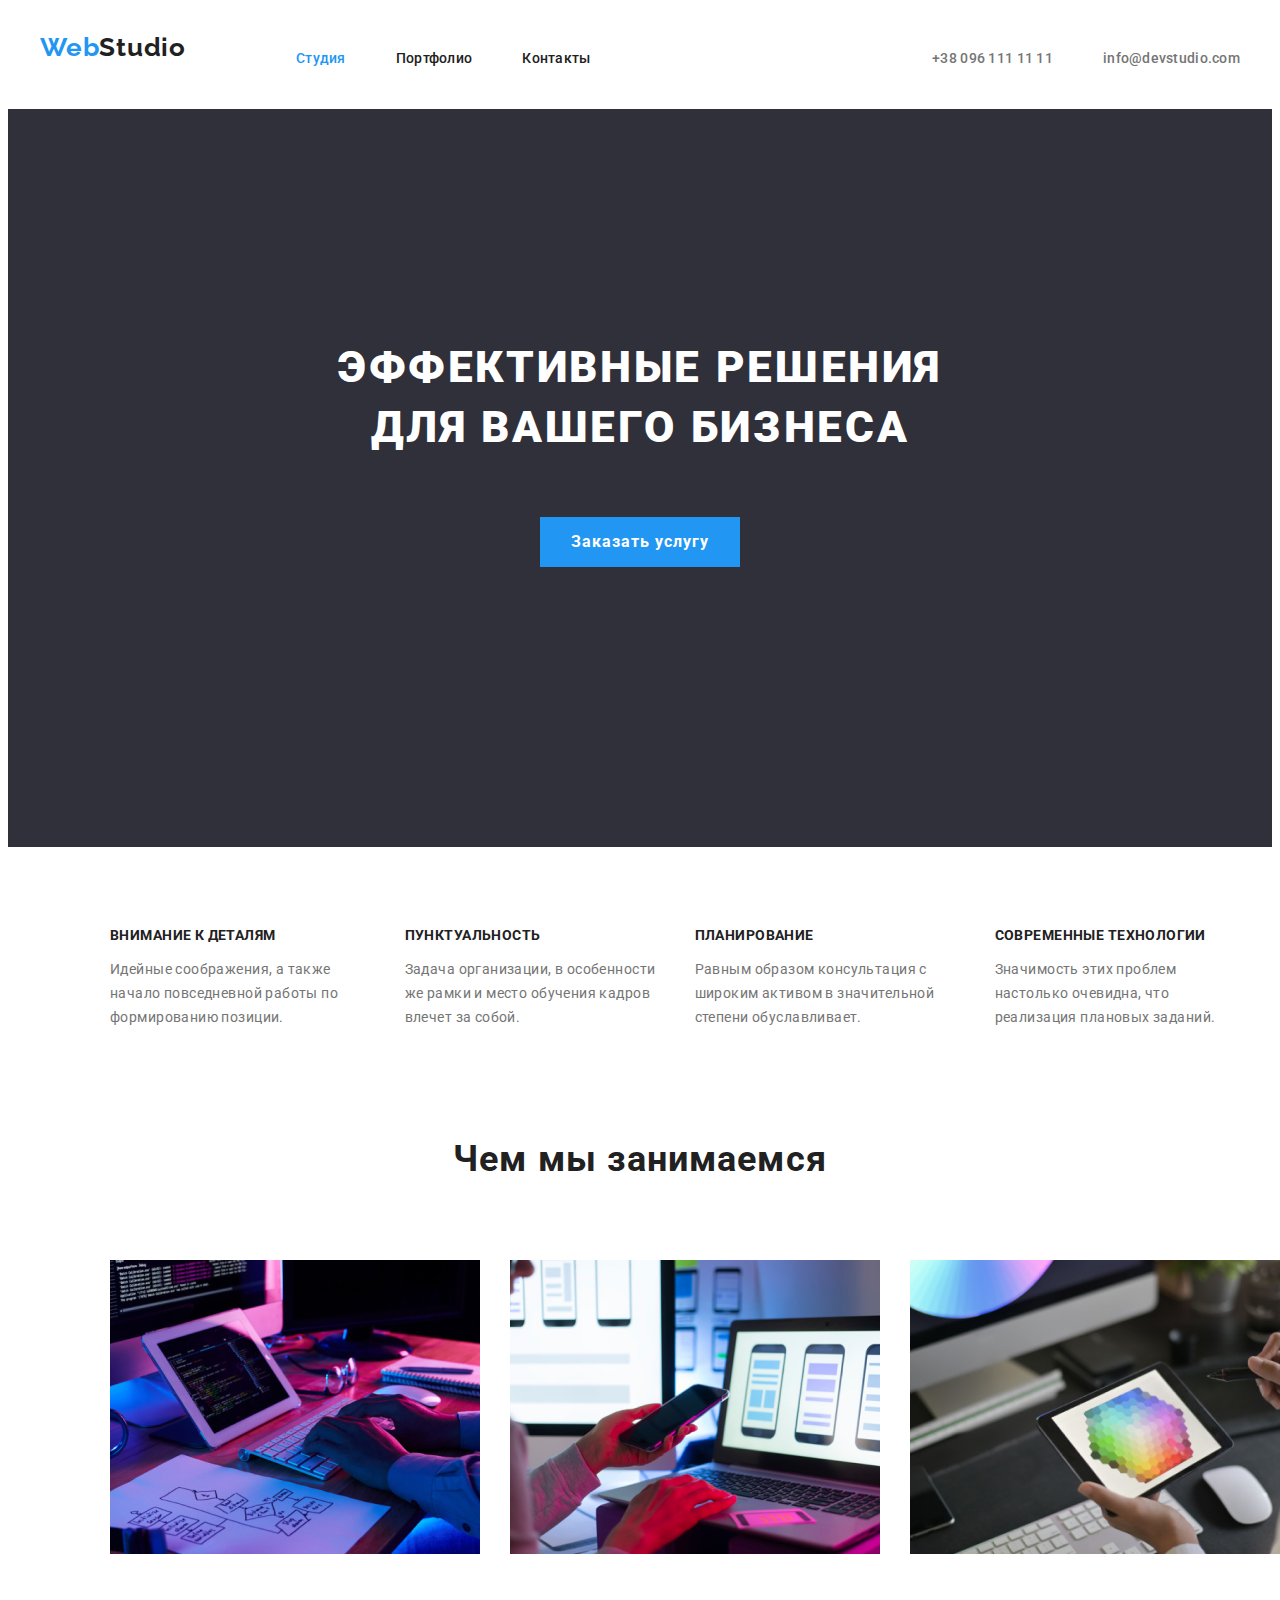
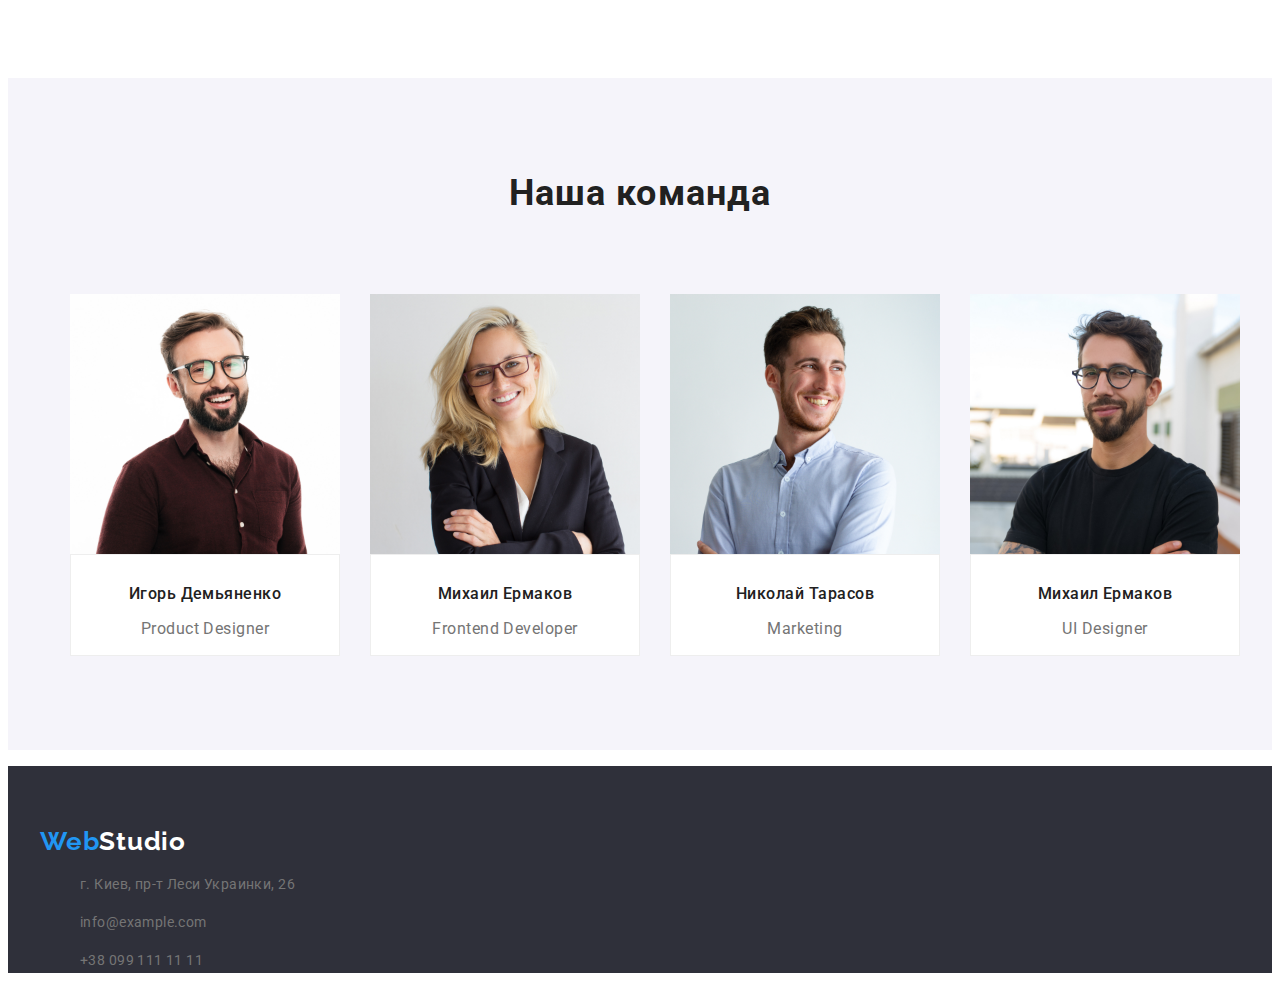
<file: index.html>
<!DOCTYPE html>
<html lang="ru">
<head>
  <meta charset="UTF-8">
  <meta http-equiv="X-UA-Compatible" content="IE=edge">
  <meta name="viewport" content="width=device-width, initial-scale=1.0">
  <title>Document</title>
<link rel="preconnect" href="https://fonts.googleapis.com">
<link rel="preconnect" href="https://fonts.gstatic.com" crossorigin>
<link href="https://fonts.googleapis.com/css2?family=Raleway:wght@700&family=Roboto:wght@500&display=swap" rel="stylesheet">
<link
rel="stylesheet"
href="https://cdnjs.cloudflare.com/ajax/libs/modern-normalize/1.1.0/modern-normalize.min.css"
integrity="sha512-wpPYUAdjBVSE4KJnH1VR1HeZfpl1ub8YT/NKx4PuQ5NmX2tKuGu6U/JRp5y+Y8XG2tV+wKQpNHVUX03MfMFn9Q=="
crossorigin="anonymous"
referrerpolicy="no-referrer"
/>
<link rel="stylesheet" href="./css/style.css">

</head>
<body>

  <header class="header">
    <div class="container flex header-container">
    <a class="header-logo link" href="" lang="en">
      Web<span class="header-studio">Studio</span></a>    
    <nav class="header-navigation">
    <ul class="header-list list">
    <li class="header-item"><a href="index.html" class="header-link link current">Студия</a></li>
        <li class="header-item"><a href="portfolio.html" class="header-link link ">Портфолио</a></li>
        <li class="header-item"><a href="#contact" class="header-link link ">Контакты</a></li>
      </ul>
    </nav>
    <div class="header-connect">
    <ul class="flex list">
   <li class="header-info"><a href="" class="header-tel link hover focus ">+38 096 111 11 11</a></li>
   <li class="header-info"><a href="" class="header-contacts link hover focus ">info@devstudio.com</a></li>
  </ul>
  </div>
</div>
  </header>
  <main>
<section class="hero">
  <div class="container">
    <div class="hero-right">
  <h1 class="hero-title">Эффективные решения<br> для вашего бизнеса</h1>

  <button class="hero-btn link" type="button">Заказать услугу</button>
</div>
</section>
<section class="about">
  <div class="container">
  <ul class="about-list list flex">
<li class="about-item item"><h3 class="about-title">Внимание к деталям</h3><p class="about-text">Идейные соображения, а также начало повседневной работы по формированию позиции.</p></li>
<li class="about-item item"><h3 class="about-title">Пунктуальность</h3><p class="about-text">Задача организации, в особенности же рамки и место обучения кадров влечет за собой.</p></li>
<li class="about-item item"><h3 class="about-title">Планирование</h3><p class="about-text">Равным образом консультация с широким активом в значительной степени обуславливает.</p></li>
<li class="about-item item"><h3 class="about-title">Современные технологии</h3><p class="about-text">Значимость этих проблем настолько очевидна, что реализация плановых заданий.</p></li>
  </ul>
</div>
  </section>
</section>
<section class="about-second">
  <div class="container">
    <h2 class="about-second-title">Чем мы занимаемся</h2>
    <ul class="about-second-list list flex">
    <li class="about-second-item item"><img src="./1/1.png" alt="Человек пишет на клавиатуре" width="370" height="294"></li>
    <li class="about-second-item item"><img src="./1/2.png" alt="Человек держит телефон" width="370" height="294"></li>
    <li class="about-second-item item"><img src="./1/3.png" alt="Человек держит планшет" width="370" height="294"></li>
  </ul>
  </div>
</section>
<section class="team">
  <div class="container">
  <h2 class="team-title">Наша команда</h2>
  <ul class="team-list list flex">
    <li class="team-item item"><img src="./1/4.jpg" alt="Человек" width="270" height="260"><div class="main-wrap"><h3 class="team-item-title">Игорь Демьяненко</h3><p class="team-item-text" lang="en">Product Designer</p></div></li>
    <li class="team-item item"><img src="./1/5.jpg" alt="Человек" width="270" height="260"><div class="main-wrap"><h3 class="team-item-title">Михаил Ермаков</h3><p class="team-item-text" lang="en" >Frontend Developer</p></div></li>
    <li class="team-item item"><img src="./1/6.jpg" alt="Человек" width="270" height="260"><div class="main-wrap"><h3 class="team-item-title">Николай Тарасов</h3><p class="team-item-text" lang="en">Marketing</p></div></li>
    <li class="team-item item"><img src="./1/7.jpg" alt="Человек" width="270" height="260"><div class="main-wrap"><h3 class="team-item-title">Михаил Ермаков</h3><p class="team-item-text" lang="en">UI Designer</p></div></li>
  </ul>
  </div>
</section>
<address>
<footer>
  <div class="container" style="padding-top: 60px;">
  <a class="header-logo link header-logo-footer" href="" lang="en">
    Web<span class="header-studio-footer">Studio</span></a>
   <ul class="contacts-list list">
    <li class="contacts-item item"><a href=""class="contacts-link link">г. Киев, пр-т Леси Украинки, 26</a></li>
  <li class="contacts-item item"><a href="" class="contacts-link link"><p>info@example.com</p></a></li>
  <li class="contacts-item item"><a href="" class="contacts-link link"><p>+38 099 111 11 11</p></a></li></ul>
  </div>
</address>
</footer>
</main>
</body>
</html>
</file>
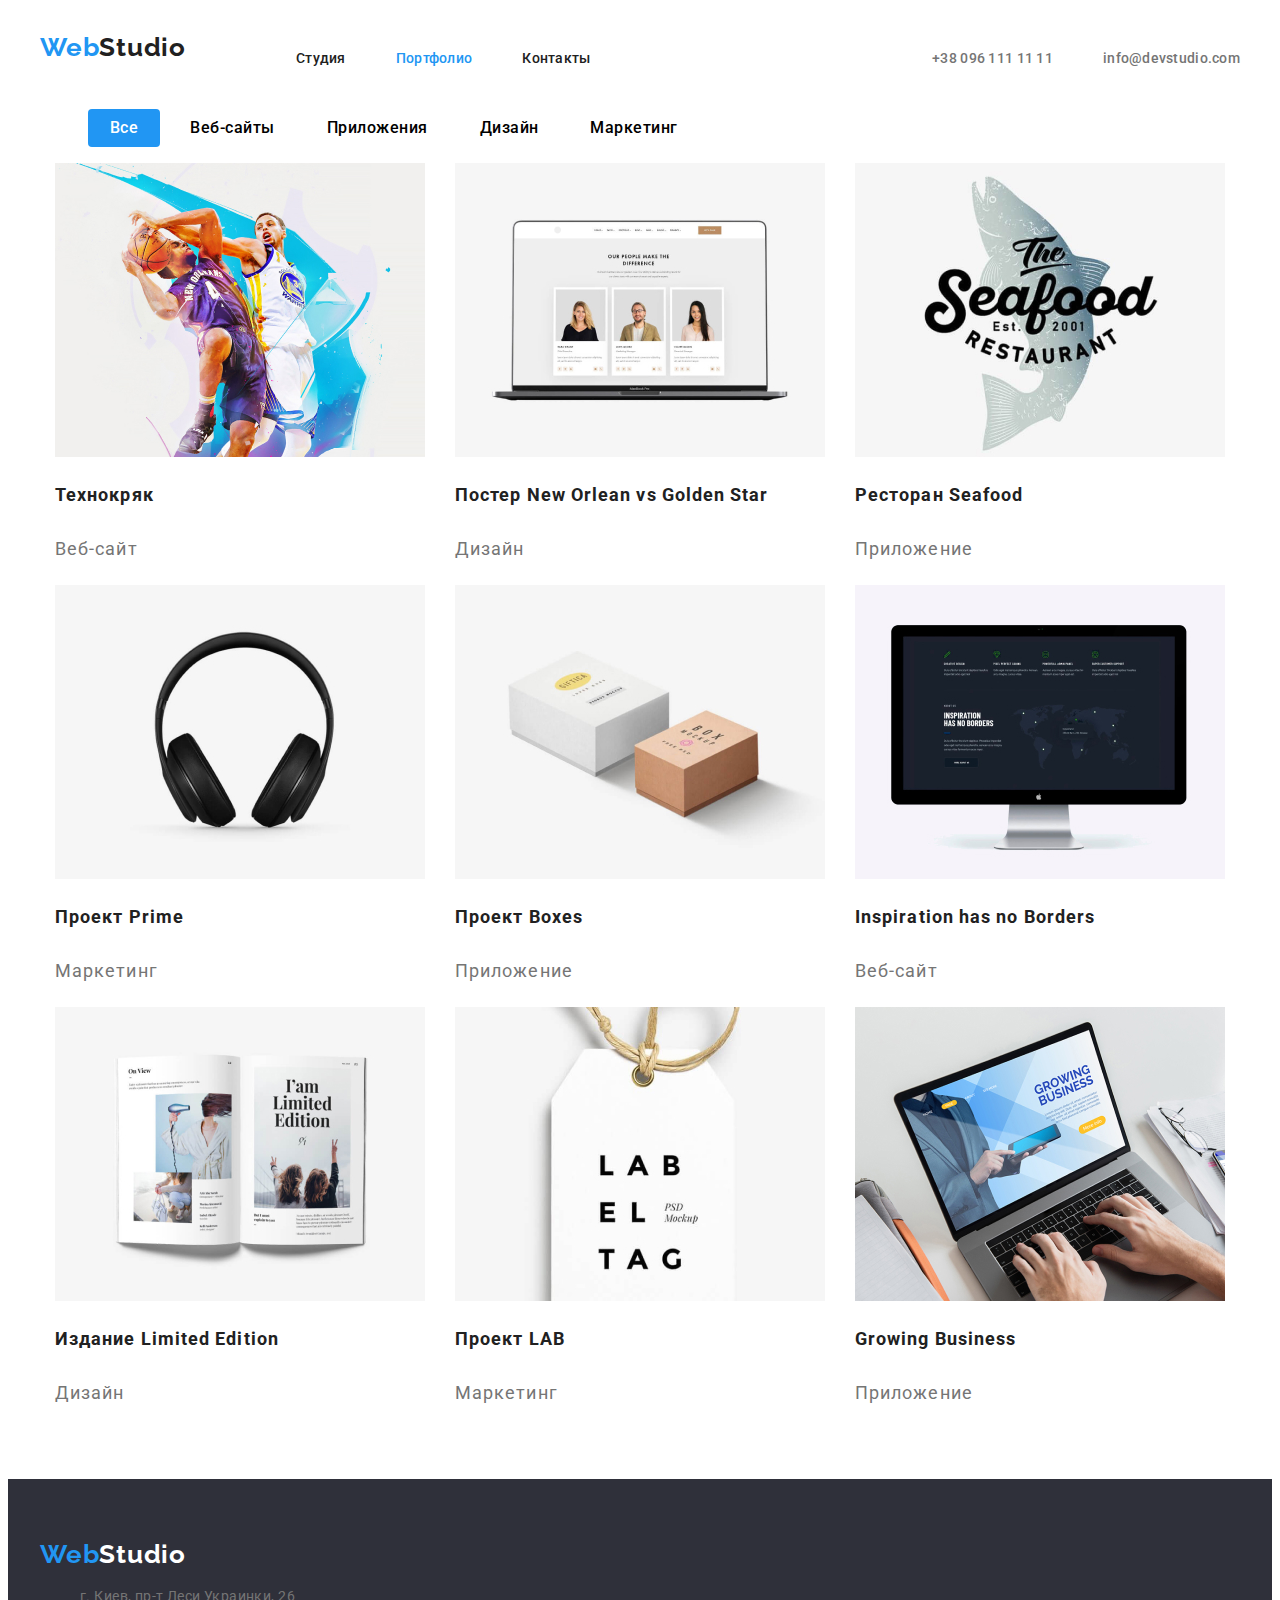
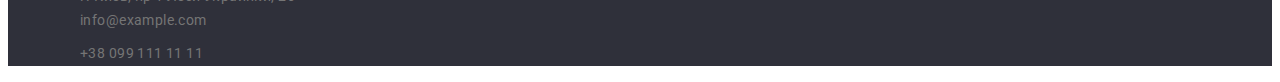
<file: portfolio.html>
<!DOCTYPE html>
<html lang="ru">
<head>
  <meta charset="UTF-8">
  <meta http-equiv="X-UA-Compatible" content="IE=edge">
  <meta name="viewport" content="width=device-width, initial-scale=1.0">
  <title>Document</title>
<link rel="preconnect" href="https://fonts.googleapis.com">
<link rel="preconnect" href="https://fonts.gstatic.com" crossorigin>
<link href="https://fonts.googleapis.com/css2?family=Raleway:wght@700&family=Roboto:wght@500&display=swap" rel="stylesheet">
<link rel="stylesheet" href="./css/style.css">

</head>
<body>

  <header class="header">  
    <div class="container flex">
    <a class="header-logo link" href="" lang="en">
      Web<span class="header-studio">Studio</span></a>    
    <nav class="header-navigation">   
    <ul class="header-list list">
    <li class="header-item"><a href="index.html" class="header-link focus hover link ">Студия</a></li>
        <li class="header-item"><a href="portfolio.html" class="header-link link focus hover current">Портфолио</a></li>
        <li class="header-item"><a href="#contact" class="header-link focus hover link ">Контакты</a></li>

      </ul>
    </nav>
    <div class="header-connect">
   <ul class="list flex"> 
    <li class="header-info"><a href="" class="header-tel hover focus link ">+38 096 111 11 11</a></li>
   <li class="header-info"><a href="" class="header-contacts hover focus link ">info@devstudio.com</a></li>
  </ul>
</div> 
</div> 
  </header>
  <main>
<section class="portfolio-hero">
  <div class="container">
    <ul class="porfolio-hero-list list flex">
        <li class="porfolio-hero-item item">  <button class="portfolio-hero-btn link current-btn" type="button">Все</button>
</li>
        <li class="porfolio-hero-item item">  <button class="portfolio-hero-btn link" type="button">Веб-сайты</button>
</li>
        <li class="porfolio-hero-item item">  <button class="portfolio-hero-btn link" type="button">Приложения</button>
</li>
        <li class="porfolio-hero-item item">  <button class="portfolio-hero-btn link" type="button">Дизайн</button>
</li>
        <li class="porfolio-hero-item item">  <button class="portfolio-hero-btn link" type="button">Маркетинг</button>
</li>
    </ul>
    <ul class="porfolio-hero-list1 list flex">
    <li class="porfolio-hero-item1 item"><img src="./1/portfolio1.jpg" alt="Ноутбук"  width="370" height="294"><div class="main-wrap-portfolio"><h3 class="portfolio-hero-title">Технокряк</h3><p class="portfolio-hero-text">Веб-сайт</div></p></li>
    <li class="porfolio-hero-item1 item"><img src="./1/portfolio2.jpg" alt="игра в баскетбол" width="370" height="294"><div class="main-wrap-portfolio"><h3 class="portfolio-hero-title">Постер New Orlean vs Golden Star</h3><p class="portfolio-hero-text">Дизайн</div></p></li>
    <li class="porfolio-hero-item1 item"><img src="./1/portfolio3.jpg" alt="картинка с морепродуктами" width="370" height="294"><div class="main-wrap-portfolio"><h3 class="portfolio-hero-title">Ресторан Seafood</h3><p class="portfolio-hero-text">Приложение</div></p></li>
    <li class="porfolio-hero-item1 item"><img src="./1/portfolio4.jpg" alt="наушники" width="370" height="294"><div class="main-wrap-portfolio"><h3 class="portfolio-hero-title">Проект Prime</h3><p class="portfolio-hero-text">Маркетинг</div></p></li>
    <li class="porfolio-hero-item1 item"><img src="./1/portfolio5.jpg" alt="2 коробки" width="370" height="294"><div class="main-wrap-portfolio"><h3 class="portfolio-hero-title">Проект Boxes</h3><p class="portfolio-hero-text">Приложение</div></p></li>
    <li class="porfolio-hero-item1 item"><img src="./1/portfolio6.jpg" alt="Мак" width="370" height="294"><div class="main-wrap-portfolio"><h3 class="portfolio-hero-title">Inspiration has no Borders</h3><p class="portfolio-hero-text">Веб-сайт</div></p></li>
    <li class="porfolio-hero-item1 item"><img src="./1/portfolio7.jpg" alt="Открытая книжка" width="370" height="294"><div class="main-wrap-portfolio"><h3 class="portfolio-hero-title">Издание Limited Edition</h3><p class="portfolio-hero-text">Дизайн</div></p></li>
    <li class="porfolio-hero-item1 item"><img src="./1/portfolio8.jpg" alt="Билетик" width="370" height="294"><div class="main-wrap-portfolio"><h3 class="portfolio-hero-title">Проект LAB</h3><p class="portfolio-hero-text">Маркетинг</div></p></li>
    <li class="porfolio-hero-item1 item"><img src="./1/portfolio9.jpg" alt="Ноутбук" width="370" height="294"><div class="main-wrap-portfolio"><h3 class="portfolio-hero-title">Growing Business</h3><p class="portfolio-hero-text">Приложение</div></p></li></ul>
    </div>
</section>
<address>
  <footer>
    <div class="container" style="padding-top: 60px;">
    <a class="header-logo link header-logo-footer" href="" lang="en">
      Web<span class="header-studio-footer">Studio</span></a>
     <ul class="contacts-list list">
      <li class="contacts-item-addres item"><a href=""class="contacts-link link">г. Киев, пр-т Леси Украинки, 26</a></li>
    <li class="contacts-item item"><a href="" class="contacts-link link">info@example.com</a></li>
    <li class="contacts-item item"><a href="" class="contacts-link link">+38 099 111 11 11</a></li></ul>
    </div>
  </address>
  </footer>
  </main>
  </body>
  </html>
</file>
<file: css/style.css>
:root{
    --main-text-color:#212121;
    --second-text-color:#757575;
    --header-text-color:#212121;
    --header-background-color:#2F303A;
    --first-button-color:#FFFFFF;
    --accent-color:#2196F3;
    --footer-text-color:#FFFFFF99;
    --team-background-color:#F5F4FA;
    --border-color:#EEEEEE;

}
img{
    display: block;
}
.header{
    padding-top: 24px;
    padding-bottom: 25px;
}
.header-info{
    margin-right: 50px;
}
.header-info:last-child{
    margin-right: 0px;
}
.header-item{
    margin-right: 50px;
}
.header-item:last-child{
    margin-right: 0px;
}
.header-logo{
    margin-right:70px;
    color: var(--accent-color);
}
.header-connect{
    margin-left: auto;
}
.header-container{
    justify-content: space-between;
    text-align: center;
    display: flex;

}
.header-list{
    display: flex;
}
.flex{
    display: flex;
}
.button{
    cursor: pointer;
}
.portfolio-hero-btn:focus{
    font-family: inherit;
    font-weight: bold;
    font-size: 16px;
    line-height: 1.87;
    color: var(--first-button-color);
    background-color: var(--accent-color);
    background: #2196F3;
    box-shadow: 0px 4px 4px rgba(0, 0, 0, 0.15);
    border-radius: 4px;
    
    
}    
.portfolio-hero-btn:hover{
    font-family: inherit;
    font-weight: bold;
    font-size: 16px;
    line-height: 1.87;
    color: var(--first-button-color);
    background-color: var(--accent-color);
}
.header-logo link{
    color: var(--accent-color);
}
.header-studio{
color:var(--main-text-color)
}
.header-studio-footer{
    color: var(--first-button-color);
}
body{
    font-family: 'Roboto', sans-serif; 
    background-color: white; 

}

.hero{
    background-color: var(--header-background-color)
}
.header-link{
    font-weight: 500;
    font-size: 14px;
    line-height: 1.33;
    letter-spacing: 0.02em;
    color:var(--header-text-color)
    

}
.header-tel{
    font-weight: 500;
    font-size: 14px;
    line-height: 1.33;
    letter-spacing: 0.02em;
    color:var(--second-text-color)

}
.header-contacts{
    font-weight: 500;
    font-size: 14px;
    line-height: 1.33;
    letter-spacing: 0.02em;
    color:var(--second-text-color)
}
.header-link:hover {
color:var(--accent-color)
}
.header-link:focus{
    color:var(--accent-color)
    }

.link{
    text-decoration: none;
}
.list{
    list-style: none;

}
.header-logo{
    font-family: Raleway;
    font-style: normal;
    font-weight: bold;
    font-size: 26px;
    line-height: 1.19;
    letter-spacing: 0.03em;
    max-width: 696px;
    
}
/*---------------------------------hero-------------------------*/

.hero-right{
    padding-top: 200px;
    padding-bottom: 280px;
    
}


.hero-title{   
    font-weight: 900;
    font-size: 44px;
    line-height: 1.36;
    text-align: center;
    letter-spacing: 0.06em;
    text-transform: uppercase;
    color: var(--first-button-color);
        
}
.hero-btn{
    font-family: inherit;
    font-weight: bold;
    font-size: 16px;
    line-height: 30px;
    border: none;
    letter-spacing: 0.06em;
    color: var(--first-button-color);
    background-color: var(--accent-color);
    margin-top: 30px;
    width: 200px;
    height: 50px;
    margin-left: 500px;
   
}
/*---------------------------------about-------------------------*/


.about-item{
    padding-top: 50px;
    margin-left: 30px;
    max-width: 270px;
    justify-content:space-between;
    
    
}
.about-title{
    font-weight: bold;
    font-size: 14px;
    line-height: 1.18;
    letter-spacing: 0.03em;
    text-transform: uppercase; 
    color: var(--main-text-color);
    margin-bottom: 10px;
    
}
.about-text{
    font-weight: normal;
    font-size: 14px;
    line-height: 1.71;
    letter-spacing: 0.03em;
    color:var(--second-text-color)
}
/*---------------------------------about-second-------------------------*/
.about-second-title{
    font-weight: bold;
    font-size: 36px;
    line-height: 1.18;
    text-align: center;
    letter-spacing: 0.03em;
    color: var(--main-text-color); 
    margin-top: 94px;
 
 
}
.about-second-item{
    padding-top: 50px;
    margin-left: 30px;
    padding-bottom: 94px;
    justify-content: space-between;
}

/*---------------------------------team-------------------------*/
.team-title{
    font-weight: bold;
    font-size: 36px;
    line-height: 1.18;
    text-align: center;
    letter-spacing: 0.03em;
    color: var(--main-text-color);
    padding-top: 94px;
  
    
}
.team-item-title{
    font-weight: 500;
    font-size: 16px;
    line-height: 1.18;
    text-align: center;
    letter-spacing: 0.03em;
    color: var(--main-text-color);
    margin-top: 30px;
}
.team-item-text{
    margin-top: 10px;
    font-weight: normal;
    font-size: 16px;
    line-height: 1.18;
    text-align: center;
    letter-spacing: 0.03em;
    color:var(--second-text-color)
    
    }
    .team-list{
        padding-inline-start: 0px;

    }
    .team-item{
        margin-left: 30px;
        padding-bottom: 94px;
        justify-content: space-between;
        padding-top: 50px;
        

    }
/*---------------------------------contacts-------------------------*/
.contacts-link{
    font-weight: normal;
    font-size: 14px;
    line-height: 1.71;
    letter-spacing: 0.03em;
    color:var(--second-text-color)
}
.contacts-link{
    text-decoration: none;

}
.contacts-link:hover{
    color:var(--footer-text-color)
}
.contacts-link:focus{
    color:var(--footer-text-color)

}

.contacts-link1{
    font-weight: normal;
    font-size: 14px;
    line-height: 1.71;
    letter-spacing: 0.03em;
    color:var(--first-button-color)
}

.portfolio-hero-title{
    font-weight: bold;
    font-size: 18px;
    line-height: 2;
    color: var(--main-text-color);
    letter-spacing: 0.06em;
    margin-top: 20px;

}
.portfolio-hero-text{
    font-size: 18px;
    line-height: 2;
    color: var(--second-text-color);
    letter-spacing: 0.06em;
    margin-top: 4px;
}

.porfolio-hero-item {
    margin-left: 8px;
}

footer{
    background-color: var(--header-background-color);
}
.portfolio-hero-btn{
    display: inline-block;
    border-radius: 4px;
    border: 0px;
    padding: 6px 22px;

    background-color: var(--second-background-color);
    font-family: inherit;
    font-style: normal;
    font-weight: 500;
    font-size: 16px;
    line-height: 1.62;
    text-align: center;
    letter-spacing: 0.03em;

    color: var(--main-title-color);
    cursor: pointer;



}
.current{
    color: var(--accent-color);
}
.focus:focus{
    color: var(--accent-color);
}
.hover:hover{
    color: var(--accent-color);
}
address {
    font-style: normal;
}
.current-btn{ 
    color: var(--first-button-color);
    background-color: var(--accent-color);

}
.team{
    background-color: var(--team-background-color);
}
.container{
    width: 1200px;
    margin: 0 auto;
    padding-left: 15px;
    padding-right: 15px;
   
}

.contacts-item{
    margin-bottom: 9px;
}

.porfolio-hero-item1{
margin-right: 30px;
}
.porfolio-hero-item1:nth-child(3n) {
    margin-right: 0;}
/*
.porfolio-hero-list1{
    padding-right: 215px;
    flex-wrap: wrap;
    padding-left: 215px;
}
*/
.porfolio-hero-list1{
    flex-wrap:wrap;
    padding-inline-start: 0px;
    display: flex;
    margin-left: auto;
    margin-right: auto;
    margin-bottom: 50px;
    justify-content: center;
}
    

.porfolio-hero-list{
    margin: 0 auto;
}
.main-wrap{
    padding-left: 10px;
    padding-right: 10px;
    background: #FFFFFF;
border: 1px solid #EEEEEE;
box-sizing: border-box;
}
</file>
